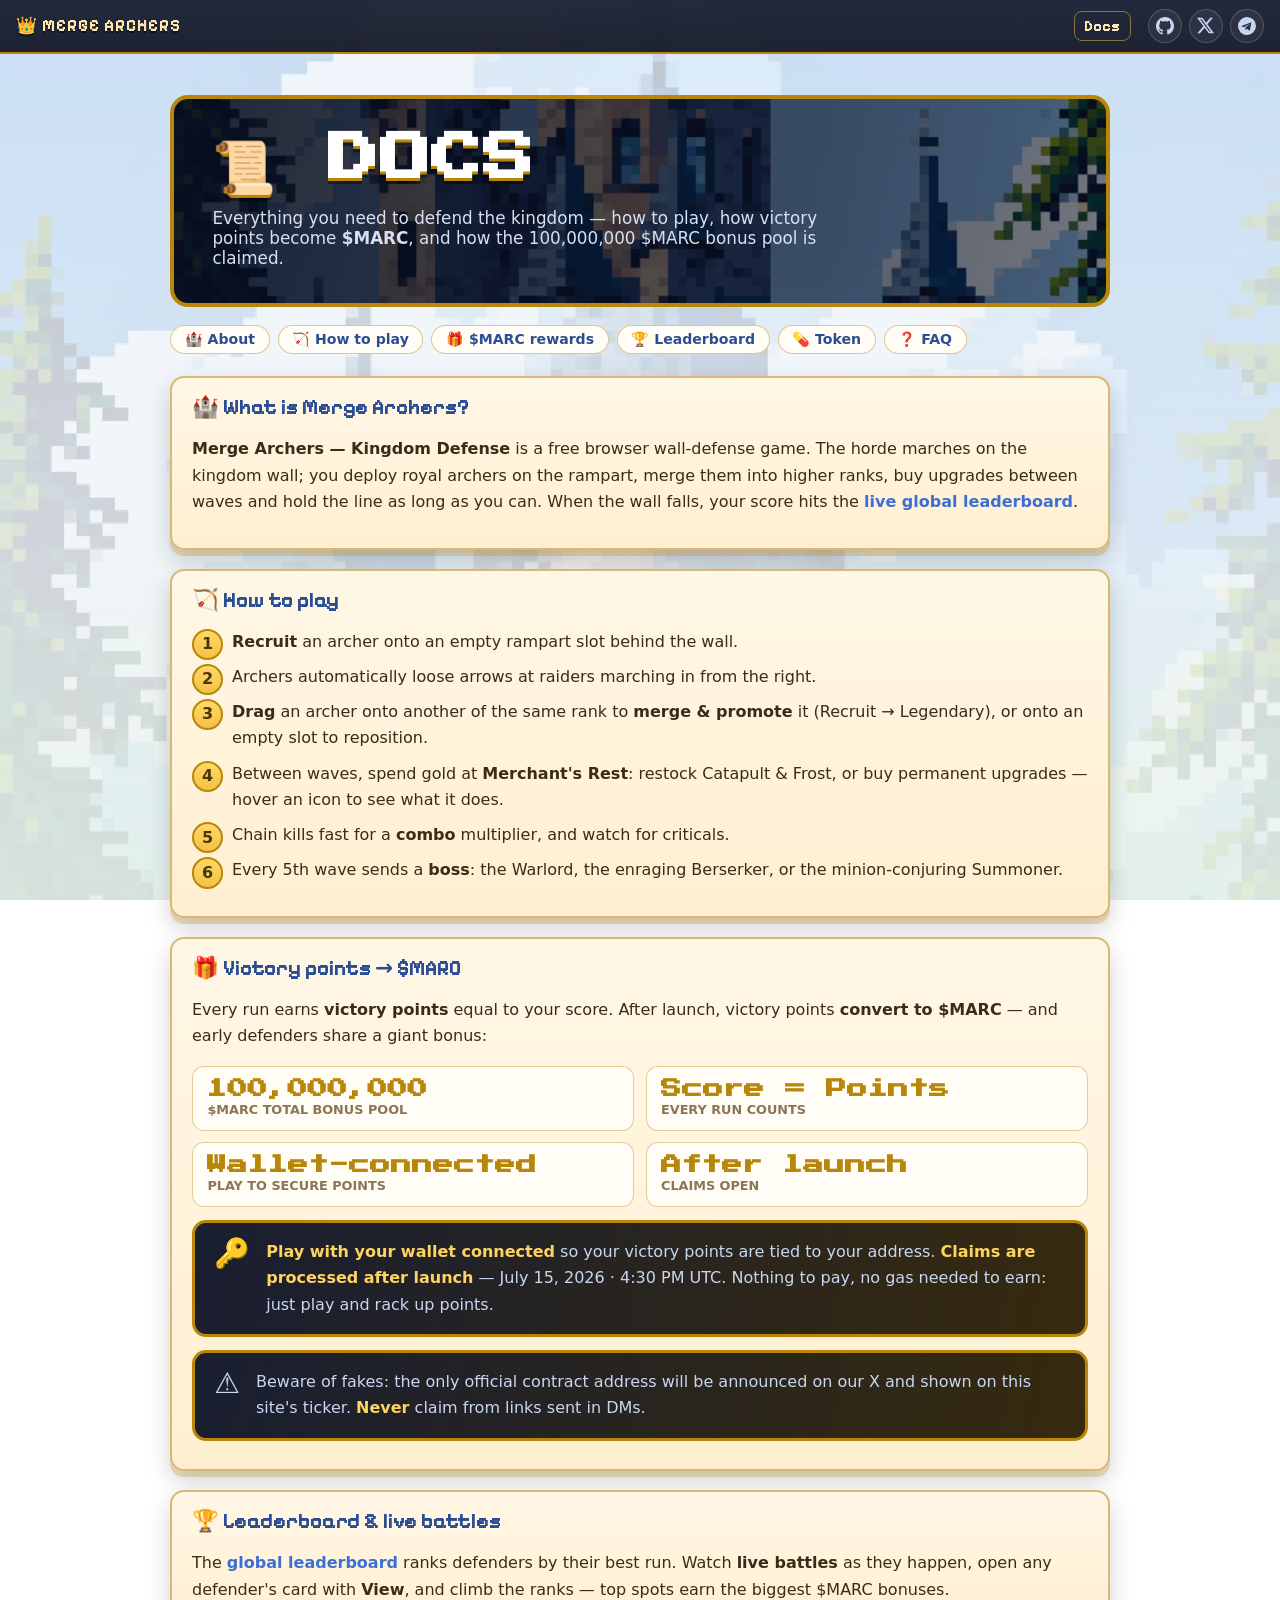
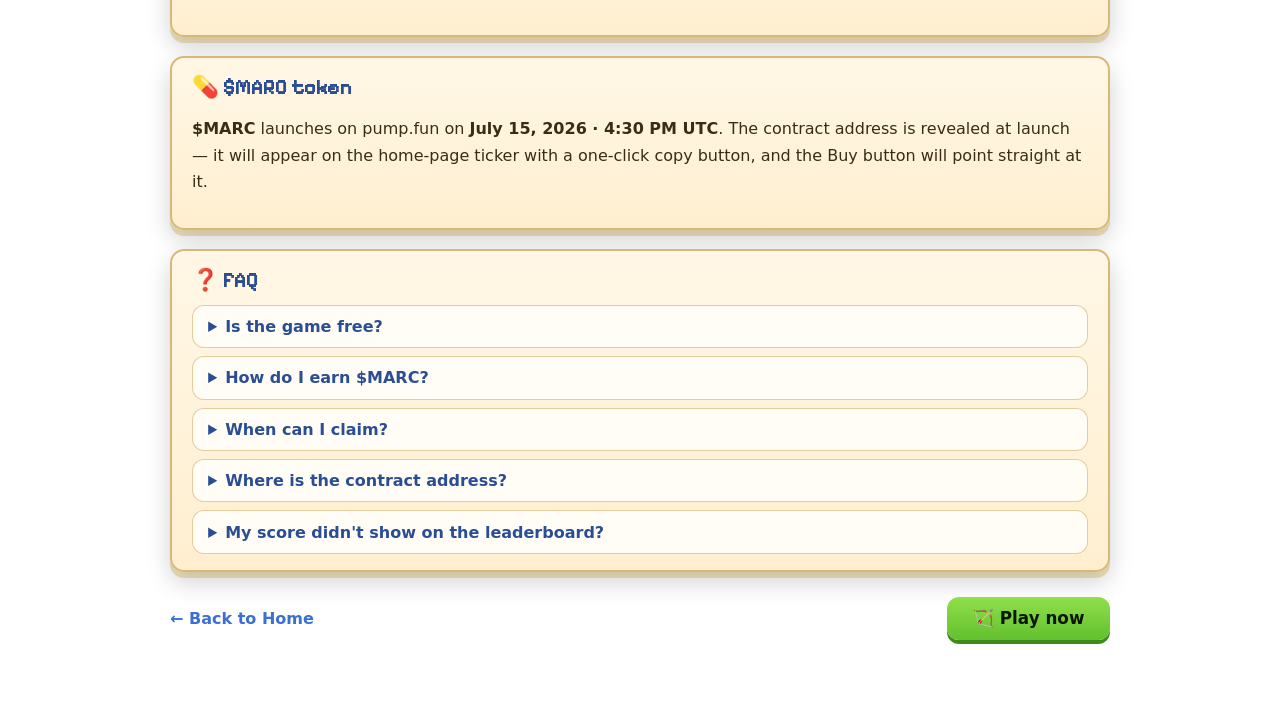
<file: docs/index.html>
<!DOCTYPE html><html lang="en" class="__variable_6d0c14 __variable_9a4aa5"><head><meta charSet="utf-8"/><script src="/config.js"></script><script src="/config-apply.js" defer></script><script src="/custom-game.js"></script><meta name="viewport" content="width=device-width, initial-scale=1"/><link rel="icon" href="/favicon.ico" sizes="48x48"/><link rel="icon" type="image/png" sizes="32x32" href="/favicon-32.png"/><link rel="apple-touch-icon" href="/apple-touch-icon.png"/><link rel="preload" href="/_next/static/media/c565b14407d34fed-s.p.woff2" as="font" crossorigin="" type="font/woff2"/><link rel="preload" href="/_next/static/media/db234bd00cda6a96-s.p.woff2" as="font" crossorigin="" type="font/woff2"/><link rel="stylesheet" href="/_next/static/css/cbc669882b9edeae.css" data-precedence="next"/><title>Merge Archers — Docs</title><meta name="description" content="Everything about Merge Archers: how to play, victory points, the 100M $MARC bonus pool, wallet play and claims."/><meta property="og:title" content="Merge Archers — Docs"/><meta property="og:image" content="https://mergearcher.xyz/assets/bg/castle.png"/><meta property="og:type" content="website"/><meta name="twitter:card" content="summary_large_image"/><link rel="stylesheet" href="/custom.css"/>
<style>
.dc-page{max-width:min(980px,94vw)}
.dc-hero{position:relative;border-radius:18px;overflow:hidden;border:4px solid var(--gold-deep);margin-top:.6rem;padding:2.2rem 2.4rem;background:linear-gradient(100deg,rgba(8,14,32,.9),rgba(8,14,32,.55)),url(/assets/bg/castle.png) center 30%/cover}
.dc-hero h1{margin:0;font-family:var(--font-pixel-title),monospace;color:#fff;font-size:clamp(2rem,5vw,3.2rem);text-shadow:0 3px 0 #b8860b,0 6px 0 rgba(0,0,0,.4)}
.dc-hero p{margin:.6rem 0 0;color:#d8dff0;font-size:1.05rem;max-width:620px}
.dc-toc{display:flex;flex-wrap:wrap;gap:.5rem;margin:1.1rem 0 1.4rem}
.dc-toc a{font-weight:800;font-size:.88rem;color:#2a4d94;background:#fffdf5;border:1.5px solid rgba(217,184,119,.8);border-radius:999px;padding:.35rem .85rem;text-decoration:none}
.dc-toc a:hover{background:#ffefd0}
.dc-sec{margin-top:1.2rem}
.dc-sec .panel h2{display:flex;align-items:center;gap:.5rem}
.dc-sec p, .dc-sec li{line-height:1.65;font-size:1rem}
.dc-callout{display:flex;gap:1rem;align-items:flex-start;background:linear-gradient(100deg,rgba(16,22,42,.96),rgba(46,34,6,.96));border:3px solid var(--gold-deep);border-radius:14px;padding:1rem 1.2rem;color:#c9d6f2;margin:.8rem 0}
.dc-callout .ico{font-size:1.8rem;line-height:1;flex:none}
.dc-callout b{color:#ffd45e}
.dc-callout p{margin:0;color:#c9d6f2}
.dc-steps{counter-reset:s;list-style:none;padding:0;display:grid;gap:.55rem}
.dc-steps li{position:relative;padding-left:2.5rem}
.dc-steps li:before{counter-increment:s;content:counter(s);position:absolute;left:0;top:0;width:1.7rem;height:1.7rem;display:grid;place-items:center;background:linear-gradient(180deg,#ffd968,var(--gold));color:#4a3608;border:2px solid var(--gold-deep);border-radius:50%;font-weight:900}
.dc-grid{display:grid;grid-template-columns:1fr 1fr;gap:.7rem;margin-top:.6rem}
.dc-cell{background:#fffdf5;border:1.5px solid rgba(217,184,119,.7);border-radius:12px;padding:.75rem .9rem}
.dc-cell b{display:block;font-family:var(--font-pixel-title),monospace;font-size:1.25rem;color:#b8860b}
.dc-cell span{font-size:.8rem;color:var(--muted);font-weight:700}
.dc-faq details{background:#fffdf5;border:1.5px solid rgba(217,184,119,.7);border-radius:12px;padding:.7rem .95rem;margin-top:.5rem}
.dc-faq summary{font-weight:900;color:#2a4d94;cursor:pointer}
.dc-faq p{margin:.5rem 0 0}
.dc-foot{margin:1.6rem 0 .6rem;display:flex;justify-content:space-between;gap:1rem;flex-wrap:wrap}
.dc-cta{border:none;border-radius:12px;padding:.7rem 1.6rem;font-weight:900;font-size:1.05rem;cursor:pointer;color:#0b1508;background:linear-gradient(#8fe04a,#63c02f);box-shadow:0 4px 0 #3f8a1c;text-decoration:none;display:inline-flex;align-items:center;gap:.4rem}
.dc-back{color:var(--accent);font-weight:800;text-decoration:none;align-self:center}
@media (max-width:720px){.dc-grid{grid-template-columns:1fr}}
</style>
</head><body><div hidden=""></div><header class="navbar"><a class="nav-brand" href="/">👑 <span>MERGE ARCHERS</span></a><nav class="nav-links" aria-label="Social links"><a href="https://github.com/MergeArcher/merge-archers" target="_blank" rel="noopener noreferrer" class="nav-icon" aria-label="GitHub" title="GitHub"><svg viewBox="0 0 16 16" width="18" height="18" fill="currentColor" aria-hidden="true"><path d="M8 0C3.58 0 0 3.58 0 8c0 3.54 2.29 6.53 5.47 7.59.4.07.55-.17.55-.38 0-.19-.01-.82-.01-1.49-2.01.37-2.53-.49-2.69-.94-.09-.23-.48-.94-.82-1.13-.28-.15-.68-.52-.01-.53.63-.01 1.08.58 1.23.82.72 1.21 1.87.87 2.33.66.07-.52.28-.87.51-1.07-1.78-.2-3.64-.89-3.64-3.95 0-.87.31-1.59.82-2.15-.08-.2-.36-1.02.08-2.12 0 0 .67-.21 2.2.82.64-.18 1.32-.27 2-.27s1.36.09 2 .27c1.53-1.04 2.2-.82 2.2-.82.44 1.1.16 1.92.08 2.12.51.56.82 1.27.82 2.15 0 3.07-1.87 3.75-3.65 3.95.29.25.54.73.54 1.48 0 1.07-.01 1.93-.01 2.2 0 .21.15.46.55.38A8.01 8.01 0 0 0 16 8c0-4.42-3.58-8-8-8Z"></path></svg></a><a href="https://x.com/Mergearchers" target="_blank" rel="noopener noreferrer" class="nav-icon" aria-label="X (Twitter)" title="X"><svg viewBox="0 0 24 24" width="17" height="17" fill="currentColor" aria-hidden="true"><path d="M18.9 1.15h3.68l-8.04 9.19L24 22.85h-7.41l-5.8-7.58-6.64 7.58H.47l8.6-9.83L0 1.15h7.59l5.24 6.93 6.07-6.93Zm-1.29 19.5h2.04L6.49 3.24H4.3l13.31 17.41Z"></path></svg></a><a href="https://t.me/drum_boy123" target="_blank" rel="noopener noreferrer" class="nav-icon" aria-label="Telegram" title="Telegram"><svg viewBox="0 0 24 24" width="18" height="18" fill="currentColor" aria-hidden="true"><path d="M11.94 0A12 12 0 1 0 24 12 12 12 0 0 0 11.94 0Zm5.87 8.16-1.97 9.3c-.15.66-.54.82-1.1.51l-3-2.21-1.45 1.4a.76.76 0 0 1-.6.29l.21-3.05 5.56-5.02c.24-.21-.05-.33-.37-.12l-6.87 4.33-2.96-.93c-.64-.2-.66-.64.14-.95l11.57-4.46c.53-.19 1 .13.84.91Z"></path></svg></a></nav></header>

<main class="shell dc-page">
  <div class="dc-hero">
    <h1>📜 DOCS</h1>
    <p>Everything you need to defend the kingdom — how to play, how victory points become <b>$MARC</b>, and how the 100,000,000 $MARC bonus pool is claimed.</p>
  </div>

  <nav class="dc-toc" aria-label="Contents">
    <a href="#about">🏰 About</a>
    <a href="#how">🏹 How to play</a>
    <a href="#rewards">🎁 $MARC rewards</a>
    <a href="#leaderboard">🏆 Leaderboard</a>
    <a href="#token">💊 Token</a>
    <a href="#faq">❓ FAQ</a>
  </nav>

  <section class="dc-sec" id="about"><section class="panel">
    <h2>🏰 What is Merge Archers?</h2>
    <p><b>Merge Archers — Kingdom Defense</b> is a free browser wall-defense game. The horde marches on the kingdom wall; you deploy royal archers on the rampart, merge them into higher ranks, buy upgrades between waves and hold the line as long as you can. When the wall falls, your score hits the <a href="/leaderboard/">live global leaderboard</a>.</p>
  </section></section>

  <section class="dc-sec" id="how"><section class="panel">
    <h2>🏹 How to play</h2>
    <ol class="dc-steps">
      <li><b>Recruit</b> an archer onto an empty rampart slot behind the wall.</li>
      <li>Archers automatically loose arrows at raiders marching in from the right.</li>
      <li><b>Drag</b> an archer onto another of the same rank to <b>merge &amp; promote</b> it (Recruit → Legendary), or onto an empty slot to reposition.</li>
      <li>Between waves, spend gold at <b>Merchant's Rest</b>: restock Catapult &amp; Frost, or buy permanent upgrades — hover an icon to see what it does.</li>
      <li>Chain kills fast for a <b>combo</b> multiplier, and watch for criticals.</li>
      <li>Every 5th wave sends a <b>boss</b>: the Warlord, the enraging Berserker, or the minion-conjuring Summoner.</li>
    </ol>
  </section></section>

  <section class="dc-sec" id="rewards"><section class="panel">
    <h2>🎁 Victory points → $MARC</h2>
    <p>Every run earns <b>victory points</b> equal to your score. After launch, victory points <b>convert to $MARC</b> — and early defenders share a giant bonus:</p>
    <div class="dc-grid">
      <div class="dc-cell"><b>100,000,000</b><span>$MARC TOTAL BONUS POOL</span></div>
      <div class="dc-cell"><b>Score = Points</b><span>EVERY RUN COUNTS</span></div>
      <div class="dc-cell"><b>Wallet-connected</b><span>PLAY TO SECURE POINTS</span></div>
      <div class="dc-cell"><b>After launch</b><span>CLAIMS OPEN</span></div>
    </div>
    <div class="dc-callout"><span class="ico">🔑</span><p><b>Play with your wallet connected</b> so your victory points are tied to your address. <b>Claims are processed after launch</b> — July 15, 2026 · 4:30 PM UTC. Nothing to pay, no gas needed to earn: just play and rack up points.</p></div>
    <div class="dc-callout"><span class="ico">⚠️</span><p>Beware of fakes: the only official contract address will be announced on our X and shown on this site's ticker. <b>Never</b> claim from links sent in DMs.</p></div>
  </section></section>

  <section class="dc-sec" id="leaderboard"><section class="panel">
    <h2>🏆 Leaderboard &amp; live battles</h2>
    <p>The <a href="/leaderboard/">global leaderboard</a> ranks defenders by their best run. Watch <b>live battles</b> as they happen, open any defender's card with <b>View</b>, and climb the ranks — top spots earn the biggest $MARC bonuses.</p>
  </section></section>

  <section class="dc-sec" id="token"><section class="panel">
    <h2>💊 $MARC token</h2>
    <p><b>$MARC</b> launches on pump.fun on <b>July 15, 2026 · 4:30 PM UTC</b>. The contract address is revealed at launch — it will appear on the home-page ticker with a one-click copy button, and the Buy button will point straight at it.</p>
  </section></section>

  <section class="dc-sec dc-faq" id="faq"><section class="panel">
    <h2>❓ FAQ</h2>
    <details><summary>Is the game free?</summary><p>Yes — free to play in the browser, no download, no signup. Just pick a name and defend.</p></details>
    <details><summary>How do I earn $MARC?</summary><p>Play. Your score each run = victory points. After launch, points convert to $MARC and the 100,000,000 $MARC bonus pool is distributed — play wallet-connected so your points are secured to your address.</p></details>
    <details><summary>When can I claim?</summary><p>Claims open after launch (July 15, 2026 · 4:30 PM UTC). Announcements go out on X and Telegram.</p></details>
    <details><summary>Where is the contract address?</summary><p>Revealed at launch on the home-page ticker and our official X. Anything else is fake.</p></details>
    <details><summary>My score didn't show on the leaderboard?</summary><p>Scores post the moment your wall falls. Finish the run and check the <a href="/leaderboard/">global leaderboard</a>.</p></details>
  </section></section>

  <div class="dc-foot">
    <a class="dc-back" href="/">← Back to Home</a>
    <a class="dc-cta" href="/play/">🏹 Play now</a>
  </div>
</main>
</body></html>
</file>
<file: _next/static/css/cbc669882b9edeae.css>
:root{--bg:#a7dbf5;--panel:#fff7e6;--panel-2:#ffefd0;--border:#d9b877;--text:#3a2c17;--muted:#8a7654;--accent:#3b6fd4;--accent-2:#e5484d;--gold:#f4c145;--gold-deep:#b8860b;--stone:#9aa3ad}*{box-sizing:border-box}body,html{margin:0;padding:0;color:var(--text);font-family:ui-sans-serif,system-ui,-apple-system,Segoe UI,Roboto,sans-serif;min-height:100vh}body:before{background:url(/assets/bg/castle.png) top/cover no-repeat;image-rendering:pixelated}body:after,body:before{content:"";position:fixed;inset:0;z-index:-1}body:after{background:linear-gradient(180deg,rgba(238,244,252,.78),rgba(240,245,250,.86) 55%,rgba(233,243,235,.92))}a{color:var(--accent);text-decoration:none;font-weight:700}a:hover{text-decoration:underline}.shell{max-width:960px;margin:0 auto;padding:2rem 1.25rem 4rem}h1{font-family:var(--font-pixel-ui),ui-sans-serif,system-ui,sans-serif;font-size:2.3rem;margin:0 0 .35rem;color:#2a4d94;text-shadow:0 2px 0 #fff,0 3px 6px rgba(0,0,0,.15);letter-spacing:.5px}.muted{color:var(--muted)}.small{font-size:.8rem}.grid{display:grid;grid-gap:1rem;gap:1rem;grid-template-columns:1fr 1fr}@media (max-width:720px){.grid{grid-template-columns:1fr}}.panel{background:linear-gradient(180deg,var(--panel),var(--panel-2));border:2px solid var(--border);border-radius:14px;padding:1rem 1.25rem;box-shadow:0 6px 0 rgba(184,134,11,.25),0 10px 24px rgba(0,0,0,.18)}.panel h2{margin:0 0 .75rem;font-size:1.35rem;color:#2a4d94;font-family:var(--font-pixel-ui),ui-sans-serif,system-ui,sans-serif}.row{display:flex;gap:.5rem;flex-wrap:wrap;align-items:center}button,input{font:inherit;border-radius:10px;border:2px solid var(--border);padding:.65rem .9rem}input{background:#fffdf5;color:var(--text)}input::placeholder{color:#b3a279}button{background:linear-gradient(180deg,#ffd968,var(--gold));color:#4a3608;border-color:var(--gold-deep);font-family:var(--font-pixel-ui),ui-sans-serif,system-ui,sans-serif;font-weight:700;font-size:1.05rem;letter-spacing:.3px;cursor:pointer;box-shadow:0 4px 0 var(--gold-deep);text-shadow:0 1px 0 rgba(255,255,255,.4)}button:hover:not(:disabled){filter:brightness(1.05)}button:active:not(:disabled){transform:translateY(2px);box-shadow:0 2px 0 var(--gold-deep)}button:disabled{opacity:.5;cursor:not-allowed;box-shadow:none}.tap-btn{width:100%;padding:3rem 1rem;font-size:1.5rem;background:var(--accent-2);color:#fff;border:none}.tap-btn:active{transform:scale(.98)}.leaderboard,.scoreboard{list-style:none;margin:0;padding:0;display:flex;flex-direction:column;gap:.4rem}.leaderboard li,.scoreboard li{display:flex;align-items:center;gap:.75rem;padding:.5rem .65rem;border-radius:8px;background:#fffdf5;border:1px solid rgba(217,184,119,.6)}.scoreboard li.me{outline:2px solid var(--accent)}.leaderboard li:first-child{background:linear-gradient(180deg,#fff3c4,#ffe9a8);border-color:var(--gold-deep)}.leaderboard .name,.scoreboard .name{flex:1 1;min-width:0;overflow:hidden;text-overflow:ellipsis;white-space:nowrap}.leaderboard li .small{white-space:nowrap}.best,.score{font-weight:800;font-feature-settings:"tnum";font-variant-numeric:tabular-nums}.leaderboard .rank{width:2rem;color:var(--muted);font-weight:700}.how{margin:0;padding-left:1.1rem;display:grid;grid-gap:.4rem;gap:.4rem;color:var(--muted)}.how strong{color:var(--text)}.game-layout{display:grid;grid-template-columns:minmax(0,1fr) 260px;grid-gap:1rem;gap:1rem;margin-top:1rem;align-items:start}@media (max-width:980px){.game-layout{grid-template-columns:1fr}}.game{display:grid;grid-gap:.5rem;gap:.5rem}.game-stage{position:relative;width:100%;border-radius:14px;overflow:hidden;border:4px solid var(--gold-deep);box-shadow:0 10px 30px rgba(0,0,0,.35);-webkit-user-select:none;-moz-user-select:none;user-select:none}.board{display:block;width:100%;height:100%;cursor:pointer;touch-action:none}.pill{display:inline-flex;align-items:center;gap:.35rem;background:rgba(16,18,24,.82);border:1.5px solid rgba(255,255,255,.12);border-radius:999px;padding:.35rem .8rem;font-weight:800;font-size:clamp(.7rem,1.7vw,.95rem);color:#fff;font-feature-settings:"tnum";font-variant-numeric:tabular-nums;line-height:1;white-space:nowrap}.pill.coins{border-color:rgba(244,201,93,.5)}.pill.timer{border-color:rgba(255,229,102,.6)}.pill.skull{border-color:rgba(255,92,138,.45)}.hud-top{position:absolute;top:0;left:0;right:0;display:flex;align-items:center;justify-content:space-between;padding:clamp(.5rem,1.6vw,1rem);pointer-events:none}.hud-top .pill{pointer-events:auto}.hud-top .timer{position:absolute;left:50%;transform:translateX(-50%)}.hud-left,.hud-right{display:flex;gap:.4rem}.pill.score{border-color:rgba(140,224,74,.5)}.pill.combo{border-color:rgba(255,158,61,.7);color:#ffce7a;animation:combo-pulse .5s ease infinite alternate}@keyframes combo-pulse{0%{transform:scale(1)}to{transform:scale(1.08)}}.boss-bar{position:absolute;top:clamp(2.9rem,7vw,3.6rem);left:50%;transform:translateX(-50%);width:min(64%,460px);display:grid;grid-gap:3px;gap:3px;pointer-events:none}.boss-name{font-family:var(--font-pixel-ui),system-ui,sans-serif;font-size:clamp(.75rem,1.8vw,.95rem);font-weight:800;color:#ffe1e1;text-align:center;text-shadow:0 2px 3px rgba(0,0,0,.85);letter-spacing:.5px}.boss-hp{height:12px;border-radius:999px;background:rgba(10,6,6,.75);border:1.5px solid rgba(255,120,120,.55);overflow:hidden}.boss-hp>div{height:100%;background:linear-gradient(180deg,#ff7b6b,#d92b2b);transition:width .15s linear}.boss-bar.enraged .boss-hp>div{background:linear-gradient(180deg,#ffb35c,#ff4d1c);animation:enrage-flash .35s linear infinite alternate}@keyframes enrage-flash{0%{filter:brightness(1)}to{filter:brightness(1.5)}}.wave-banner{position:absolute;top:34%;left:0;right:0;display:grid;place-items:center;grid-gap:.15rem;gap:.15rem;padding:.7rem 0;background:linear-gradient(90deg,transparent,rgba(12,18,38,.85) 22%,rgba(12,18,38,.85) 78%,transparent);pointer-events:none;animation:banner-in 2.4s ease forwards}.wave-banner .wb-title{font-family:var(--font-pixel-title),monospace;font-size:clamp(1.2rem,3.6vw,2rem);color:#ffe9b0;letter-spacing:2px;text-shadow:0 3px 0 rgba(0,0,0,.55)}.wave-banner .wb-sub{font-family:var(--font-pixel-ui),system-ui,sans-serif;font-size:clamp(.75rem,1.9vw,1rem);color:#c9d6f2;text-shadow:0 1px 2px rgba(0,0,0,.7)}.wave-banner.boss{background:linear-gradient(90deg,transparent,rgba(64,8,8,.9) 22%,rgba(64,8,8,.9) 78%,transparent)}.wave-banner.boss .wb-title{color:#ff8d7a;animation:boss-title .4s linear infinite alternate}@keyframes boss-title{0%{text-shadow:0 3px 0 rgba(0,0,0,.55),0 0 14px rgba(255,60,30,.4)}to{text-shadow:0 3px 0 rgba(0,0,0,.55),0 0 26px rgba(255,90,40,.9)}}@keyframes banner-in{0%{opacity:0;transform:translateX(-40px) scaleY(.6)}10%{opacity:1;transform:translateX(0) scaleY(1)}82%{opacity:1}to{opacity:0;transform:translateX(26px)}}.cmd-bar{display:flex;align-items:center;gap:.5rem;margin-top:.6rem;padding:.6rem .7rem;background:linear-gradient(180deg,#efe0bf,#e4cf9f);border:2px solid var(--border);border-radius:14px;box-shadow:0 5px 0 rgba(184,134,11,.25),0 8px 18px rgba(0,0,0,.16)}.cmd-spacer{flex:1 1}.recruit,.wall-btn{display:inline-flex;align-items:center;gap:.5rem;border-radius:12px;border:none;padding:.55rem .95rem;font-weight:800;cursor:pointer;color:#0b1508;line-height:1.05;white-space:nowrap}.recruit{background:linear-gradient(#8fe04a,#63c02f);box-shadow:0 4px 0 #3f8a1c}.recruit:active:not(:disabled),.wall-btn:active:not(:disabled){transform:translateY(2px)}.cmd-bar .ra-icon{font-size:1.4rem;line-height:1}.cmd-bar .ra-text{display:grid;text-align:left;white-space:nowrap}.recruit small,.wall-btn small{font-weight:700;opacity:.85;font-size:.72rem}.wall-btn{background:linear-gradient(#d6d9e0,#9aa0ad);box-shadow:0 4px 0 #6b7180;color:#1a1d24}.recruit:disabled,.wall-btn:disabled{filter:grayscale(.5) brightness(.85);box-shadow:none;cursor:not-allowed;opacity:.75}.card{position:relative;width:clamp(48px,8vw,66px);height:clamp(48px,8vw,66px);border-radius:12px;border:2px solid #caa53a;background:linear-gradient(#ffd45e,#f0a93a);cursor:pointer;display:grid;place-items:center;box-shadow:0 4px 0 #b07d21}.card .card-icon{font-size:clamp(1.2rem,3vw,1.9rem);line-height:1}.card .card-count{position:absolute;bottom:-9px;left:50%;transform:translateX(-50%);background:#5a3d13;color:#ffe9b0;font-size:.68rem;font-weight:800;padding:.05rem .4rem;border-radius:999px;white-space:nowrap}.card:disabled{filter:grayscale(.7) brightness(.75);cursor:not-allowed;box-shadow:none}.card.active{outline:3px solid #7fdfff}.stage-note{position:absolute;top:18%;left:50%;transform:translateX(-50%);background:rgba(11,15,26,.88);border:1px solid var(--border);border-radius:999px;padding:.4rem 1rem;font-size:.95rem;font-weight:700}.overlay{position:absolute;inset:0;display:grid;place-content:center;text-align:center;grid-gap:.5rem;gap:.5rem;background:rgba(11,15,26,.9);color:#eef2fb;line-height:1.4;padding:1rem}.overlay h2{margin:0;font-family:var(--font-pixel-ui),system-ui,sans-serif;color:#ffd45e;font-size:clamp(1.4rem,4vw,2.1rem);text-shadow:0 3px 0 rgba(0,0,0,.5)}.overlay button{justify-self:center;margin-top:.5rem}.overlay .muted{color:#9aa7c4}.go-stats{justify-self:center;min-width:min(320px,72vw);display:grid;grid-gap:.3rem;gap:.3rem;margin:.4rem 0}.go-row{display:flex;justify-content:space-between;gap:2rem;padding:.3rem .8rem;border-radius:8px;background:rgba(255,255,255,.06);font-size:.95rem}.go-row span{color:#aab6d4}.go-row.total{background:rgba(255,212,94,.12);border:1px solid rgba(255,212,94,.4);font-size:1.1rem}.go-row.total strong{color:#ffd45e}.new-best{justify-self:center;font-family:var(--font-pixel-ui),system-ui,sans-serif;font-weight:800;color:#ffe566;background:rgba(255,212,94,.14);border:1.5px solid rgba(255,212,94,.6);border-radius:999px;padding:.3rem 1rem;animation:best-pop .45s cubic-bezier(.34,1.56,.64,1),combo-pulse .7s ease .5s infinite alternate}@keyframes best-pop{0%{transform:scale(.4);opacity:0}to{transform:scale(1);opacity:1}}.go-rank{margin:0;color:#c9d6f2}.go-rank strong{color:#8ce04a}.hint{margin:0;text-align:center}.stage-note.cleared{background:linear-gradient(180deg,rgba(63,138,28,.95),rgba(45,105,20,.95));border-color:#2d6914;color:#eaffd8;animation:cleared-pop .3s ease}@keyframes cleared-pop{0%{transform:translateX(-50%) scale(.9);opacity:0}to{transform:translateX(-50%) scale(1);opacity:1}}.shop{background:linear-gradient(180deg,var(--panel),var(--panel-2));border:2px solid var(--border);border-radius:14px;padding:.85rem 1rem;box-shadow:0 6px 0 rgba(184,134,11,.25),0 10px 24px rgba(0,0,0,.18);opacity:.7;transition:opacity .2s ease,box-shadow .2s ease,border-color .2s ease}.shop.open{opacity:1;border-color:var(--gold-deep);box-shadow:0 6px 0 var(--gold-deep),0 12px 28px rgba(0,0,0,.28)}.shop-head{display:flex;align-items:center;justify-content:space-between;flex-wrap:wrap;gap:.5rem;margin-bottom:.7rem}.shop-title{font-family:var(--font-pixel-ui),ui-sans-serif,system-ui,sans-serif;font-size:1.15rem;color:#2a4d94}.shop-treasury{font-weight:800;background:rgba(16,18,24,.82);color:var(--gold);border-radius:999px;padding:.3rem .75rem;font-feature-settings:"tnum";font-variant-numeric:tabular-nums;white-space:nowrap}.shop-locked{font-size:.82rem;color:var(--muted);font-style:italic;white-space:nowrap}.shop-label{margin:.9rem 0 .4rem;font-family:var(--font-pixel-ui),ui-sans-serif,system-ui,sans-serif;font-size:.82rem;letter-spacing:.5px;text-transform:uppercase;color:var(--gold-deep);display:flex;align-items:center;gap:.5rem}.shop-label:after{content:"";flex:1 1;height:2px;background:repeating-linear-gradient(90deg,rgba(184,134,11,.35) 0 6px,transparent 6px 10px)}.shop-items{display:grid;grid-template-columns:1fr 1fr;grid-gap:.6rem;gap:.6rem}.shop-item{display:flex;align-items:center;gap:.6rem;background:#fffdf5;border:1.5px solid rgba(217,184,119,.7);border-radius:10px;padding:.55rem .65rem}.shop-ico{flex:none;width:2.5rem;height:2.5rem;display:grid;place-items:center;font-size:1.6rem;line-height:1;background:linear-gradient(180deg,#ffe6a8,#ffd45e);border:1.5px solid var(--gold-deep);border-radius:10px;box-shadow:0 2px 0 var(--gold-deep)}.shop-info{display:grid;grid-gap:.06rem;gap:.06rem;flex:1 1;min-width:0}.shop-name{font-weight:800;color:var(--text);font-size:.98rem}.shop-desc{font-size:.74rem;color:var(--muted);line-height:1.2}.shop-owned{font-size:.72rem;color:var(--gold-deep);font-weight:700}.shop-ico.upg{background:linear-gradient(180deg,#bfe0ff,#7fb8ea);border-color:#3b6fd4;box-shadow:0 2px 0 #2a4d94}.lvl-pips{display:inline-flex;gap:3px;margin-top:.15rem}.pip{width:9px;height:9px;border-radius:50%;background:rgba(58,44,23,.16);box-shadow:inset 0 0 0 1px rgba(58,44,23,.2)}.pip.on{background:linear-gradient(180deg,#ffd45e,#f0a93a);box-shadow:inset 0 0 0 1px var(--gold-deep)}.shop-buy{flex:none;min-width:70px;padding:.5rem .7rem;font-size:.9rem;border-radius:9px}.shop-head-right{display:flex;align-items:center;gap:.55rem}.shop-continue{padding:.55rem 1.15rem;font-size:1rem;white-space:nowrap;background:linear-gradient(180deg,#8fe04a,#63c02f);border-color:#3f8a1c;box-shadow:0 4px 0 #3f8a1c;color:#0b1508}.shop-continue:not(:disabled){animation:continue-glow 1s ease infinite alternate}@keyframes continue-glow{0%{box-shadow:0 4px 0 #3f8a1c,0 0 0 rgba(140,224,74,0)}to{box-shadow:0 4px 0 #3f8a1c,0 0 16px rgba(140,224,74,.75)}}.shop-continue:active:not(:disabled){transform:translateY(2px);box-shadow:0 2px 0 #3f8a1c}@media (max-width:560px){.shop-items{grid-template-columns:1fr}.cmd-bar{flex-wrap:wrap}.cmd-spacer{display:none}}.hero{position:relative;border-radius:18px;overflow:hidden;border:4px solid var(--gold-deep);box-shadow:0 14px 40px rgba(0,0,0,.35),inset 0 0 0 2px rgba(255,255,255,.12);min-height:440px;display:flex;align-items:center;background:url(/assets/bg/castle.png) center 15%/cover no-repeat;image-rendering:pixelated}.hero-overlay{position:absolute;inset:0;background:linear-gradient(100deg,rgba(8,14,32,.86),rgba(8,14,32,.62) 40%,rgba(8,14,32,.18) 70%,rgba(8,14,32,.05))}.hero-inner{position:relative;z-index:1;padding:2rem 2.25rem;max-width:640px}.hero-kicker{font-family:var(--font-pixel-ui),system-ui,sans-serif;color:#ffe9b0;margin:0 0 .5rem;font-size:1.05rem;letter-spacing:1px;text-shadow:0 2px 3px rgba(0,0,0,.7)}.hero-title{font-family:var(--font-pixel-title),monospace;color:#fff;margin:0;font-size:clamp(1.9rem,6.5vw,3.4rem);line-height:1.16;letter-spacing:1px;text-shadow:0 3px 0 #b8860b,0 6px 0 rgba(0,0,0,.4),0 0 22px rgba(0,0,0,.55)}.hero-sub{font-family:var(--font-pixel-ui),system-ui,sans-serif;color:#ffd45e;font-size:1.6rem;margin:.6rem 0 1.4rem;text-shadow:0 2px 5px rgba(0,0,0,.7)}.hero-form{display:flex;align-items:center;gap:.6rem;flex-wrap:wrap}.hero-form input{flex:1 1;min-width:180px;padding:.8rem 1rem;font-size:1.05rem;box-shadow:0 4px 14px rgba(0,0,0,.3)}.hero-form button{padding:.8rem 1.4rem;font-size:1.15rem}.archer-avatar{width:72px;height:72px;flex:none;background-image:url(/assets/tiny/archer_idle.png);background-repeat:no-repeat;background-size:600% 100%;background-position:0 50%;image-rendering:pixelated;filter:drop-shadow(0 4px 6px rgba(0,0,0,.6));animation:archer-idle .9s steps(6) infinite}@keyframes archer-idle{to{background-position-x:120%}}.hero-note{margin:.9rem 0 0;color:#d8dff0;font-size:.85rem;letter-spacing:.3px;text-shadow:0 1px 3px rgba(0,0,0,.6)}.hero-desc{margin:1.5rem auto 0;max-width:760px;text-align:center;font-size:1.05rem;line-height:1.6;color:#2f2513;font-weight:500}.feature-grid{margin-top:1.5rem;grid-template-columns:repeat(4,1fr)}@media (max-width:860px){.feature-grid{grid-template-columns:repeat(2,1fr)}}@media (max-width:460px){.feature-grid{grid-template-columns:1fr}}.feature{text-align:center;transition:transform .12s ease,box-shadow .12s ease}.feature:hover{transform:translateY(-3px);box-shadow:0 10px 0 rgba(184,134,11,.25),0 16px 30px rgba(0,0,0,.22)}.feature-ico{font-size:2rem;display:block;margin-bottom:.4rem}.feature h3{margin:0 0 .35rem;color:#2a4d94;font-family:var(--font-pixel-ui),system-ui,sans-serif;font-size:1.15rem}.feature p{margin:0;font-size:.9rem;line-height:1.45}.how-steps{counter-reset:step;padding-left:0;list-style:none;gap:.6rem}.how-steps li{position:relative;padding-left:2.4rem;color:var(--text)}.how-steps li:before{counter-increment:step;content:counter(step);position:absolute;left:0;top:-.1rem;width:1.7rem;height:1.7rem;display:grid;place-items:center;background:linear-gradient(180deg,#ffd968,var(--gold));color:#4a3608;border:2px solid var(--gold-deep);border-radius:50%;font-weight:800;font-size:.9rem}.home-foot{margin-top:1.5rem;text-align:center;font-size:1.05rem}.navbar{position:-webkit-sticky;position:sticky;top:0;z-index:60;display:flex;align-items:center;justify-content:space-between;gap:.75rem;padding:.55rem 1rem;background:linear-gradient(180deg,rgba(20,26,44,.92),rgba(14,18,32,.92));border-bottom:2px solid var(--gold-deep);-webkit-backdrop-filter:blur(6px);backdrop-filter:blur(6px)}.nav-brand{font-family:var(--font-pixel-ui),system-ui,sans-serif;font-weight:800;font-size:1.05rem;color:#ffe9b0;letter-spacing:1px;text-shadow:0 2px 0 rgba(0,0,0,.5);white-space:nowrap}.nav-brand:hover{text-decoration:none;color:#ffd45e}.nav-links{display:flex;align-items:center;gap:.45rem}.nav-doc{font-family:var(--font-pixel-ui),system-ui,sans-serif;font-size:.85rem;color:#c9d6f2;padding:.3rem .6rem;border:1.5px solid rgba(255,255,255,.2);border-radius:999px;white-space:nowrap}.nav-doc:hover{text-decoration:none;border-color:var(--gold);color:#ffe9b0}.nav-icon{width:34px;height:34px;display:grid;place-items:center;color:#c9d6f2;border:1.5px solid rgba(255,255,255,.18);border-radius:50%;background:rgba(255,255,255,.06);transition:transform .12s ease,color .12s ease,border-color .12s ease}.nav-icon:hover{color:#ffd45e;border-color:var(--gold);transform:translateY(-1px);text-decoration:none}.ticker{margin-top:1.1rem;display:flex;align-items:center;justify-content:space-between;flex-wrap:wrap;gap:1rem 1.5rem;padding:1.1rem 1.5rem;background:linear-gradient(180deg,rgba(16,22,42,.96),rgba(10,14,28,.96));border:3px solid var(--gold-deep);border-radius:16px;box-shadow:0 8px 0 rgba(184,134,11,.3),0 12px 30px rgba(0,0,0,.3)}.ticker-left{display:grid;grid-gap:.5rem;gap:.5rem;justify-items:center}.ticker-badge{font-family:var(--font-pixel-title),monospace;font-size:clamp(1.15rem,2.6vw,1.45rem);color:#0b1508;background:linear-gradient(180deg,#ffd968,var(--gold));border:2px solid var(--gold-deep);border-radius:10px;padding:.45rem .85rem;text-shadow:none;box-shadow:0 3px 0 var(--gold-deep)}.ticker-ca{font-family:var(--font-pixel-ui),system-ui,sans-serif;font-size:.85rem;color:#ffe9b0;background:rgba(255,255,255,.07);border:1.5px solid rgba(255,255,255,.18);border-radius:999px;padding:.28rem .75rem;box-shadow:none;cursor:pointer;white-space:nowrap}.ticker-ca code{font-size:.8rem}.ticker-ca.soon{cursor:default;color:#c9d6f2;font-style:italic}.ticker-mid{flex:1 1;min-width:260px;display:grid;grid-gap:.55rem;gap:.55rem;justify-items:center}.ticker-launch{font-family:var(--font-pixel-ui),system-ui,sans-serif;font-size:clamp(.85rem,1.9vw,1rem);color:#c9d6f2;letter-spacing:.4px}.ticker-count{display:flex;gap:.45rem}.tc-seg{min-width:56px;display:grid;justify-items:center;grid-gap:1px;gap:1px;padding:.4rem .5rem .3rem;background:rgba(255,255,255,.06);border:1.5px solid rgba(244,193,69,.4);border-radius:10px;box-shadow:inset 0 2px 6px rgba(0,0,0,.45)}.tc-seg strong{font-family:var(--font-pixel-title),monospace;font-size:clamp(1rem,2.4vw,1.3rem);color:#ffd45e;font-feature-settings:"tnum";font-variant-numeric:tabular-nums;line-height:1.1}.tc-seg small{font-size:.6rem;font-weight:700;letter-spacing:1.5px;text-transform:uppercase;color:#8ea0c4}.ticker-live{font-size:1.2rem;color:#8ce04a;animation:combo-pulse .8s ease infinite alternate}.ticker-buy,.ticker-live{font-family:var(--font-pixel-ui),system-ui,sans-serif;font-weight:800}.ticker-buy{font-size:clamp(1rem,2.2vw,1.15rem);color:#2b0d33;background:linear-gradient(180deg,#7ef2b1,#34d17e);border:2px solid #1d8a4e;border-radius:12px;padding:.75rem 1.25rem;box-shadow:0 4px 0 #1d8a4e,0 0 18px rgba(52,209,126,.35);white-space:nowrap}@media (max-width:760px){.ticker{justify-content:center}}.ticker-buy:hover{text-decoration:none;filter:brightness(1.06)}.ticker-buy:active{transform:translateY(2px);box-shadow:0 1px 0 #1d8a4e}.modal-backdrop{position:fixed;inset:0;z-index:100;display:grid;place-items:center;padding:1rem;background:rgba(8,12,24,.72);-webkit-backdrop-filter:blur(3px);backdrop-filter:blur(3px)}.modal{position:relative;width:min(430px,94vw);display:grid;grid-gap:.7rem;gap:.7rem;padding:1.4rem 1.3rem 1.2rem;background:linear-gradient(180deg,var(--panel),var(--panel-2));border:3px solid var(--gold-deep);border-radius:16px;box-shadow:0 8px 0 rgba(184,134,11,.35),0 24px 60px rgba(0,0,0,.5);animation:best-pop .25s cubic-bezier(.34,1.56,.64,1)}.modal h2{margin:0 0 .2rem;text-align:center;font-family:var(--font-pixel-ui),system-ui,sans-serif;color:#2a4d94;font-size:1.3rem}.modal-close{position:absolute;top:.55rem;right:.55rem;width:32px;height:32px;padding:0;display:grid;place-items:center;font-size:.9rem;border-radius:50%}.choice{display:flex;align-items:center;gap:.7rem;width:100%;text-align:left;padding:.7rem .85rem;border-radius:12px}.choice.phantom{background:linear-gradient(180deg,#b9a6ff,#8c6fe8);border-color:#5b3fb8;box-shadow:0 4px 0 #5b3fb8;color:#201048}.choice.phantom:active:not(:disabled){transform:translateY(2px);box-shadow:0 2px 0 #5b3fb8}.choice-ico{font-size:1.7rem;line-height:1;flex:none}.choice-text{flex:1 1;display:grid;grid-gap:.15rem;gap:.15rem;min-width:0}.choice-text small{font-weight:600;opacity:.8;font-size:.78rem}.choice.guest{background:#fffdf5;border:2px solid var(--border);cursor:default}.choice.guest input{width:100%;padding:.45rem .6rem;font-size:.95rem}.choice.guest button{flex:none;padding:.55rem .85rem;font-size:.95rem}.modal-or{text-align:center;color:var(--muted);font-size:.82rem;letter-spacing:1px}.modal-error{margin:0;text-align:center;color:var(--accent-2);font-size:.85rem;font-weight:700}.audio-controls{position:fixed;top:4.4rem;right:.9rem;z-index:50;display:flex;flex-direction:column;gap:.45rem}.music-toggle{width:46px;height:46px;padding:0;display:grid;place-items:center;font-size:1.3rem;line-height:1;border-radius:50%;background:linear-gradient(180deg,#ffd968,var(--gold));border:2px solid var(--gold-deep);box-shadow:0 4px 0 var(--gold-deep),0 6px 14px rgba(0,0,0,.3)}.music-toggle:active{transform:translateY(2px);box-shadow:0 2px 0 var(--gold-deep)}@media (max-width:720px){.audio-controls{top:auto;bottom:max(.8rem,env(safe-area-inset-bottom));right:.8rem;flex-direction:row;gap:.4rem}.music-toggle{width:40px;height:40px;font-size:1.1rem}}@media (max-width:560px){.archer-avatar{display:none}}@font-face{font-family:Press Start\ 2P;font-style:normal;font-weight:400;font-display:swap;src:url(/_next/static/media/dbbdd2d89d2ef0ef-s.woff2) format("woff2");unicode-range:u+0460-052f,u+1c80-1c8a,u+20b4,u+2de0-2dff,u+a640-a69f,u+fe2e-fe2f}@font-face{font-family:Press Start\ 2P;font-style:normal;font-weight:400;font-display:swap;src:url(/_next/static/media/a06229eb79a83cfc-s.woff2) format("woff2");unicode-range:u+0301,u+0400-045f,u+0490-0491,u+04b0-04b1,u+2116}@font-face{font-family:Press Start\ 2P;font-style:normal;font-weight:400;font-display:swap;src:url(/_next/static/media/c9e224327ce7933e-s.woff2) format("woff2");unicode-range:u+0370-0377,u+037a-037f,u+0384-038a,u+038c,u+038e-03a1,u+03a3-03ff}@font-face{font-family:Press Start\ 2P;font-style:normal;font-weight:400;font-display:swap;src:url(/_next/static/media/d85064eaed4b8683-s.woff2) format("woff2");unicode-range:u+0100-02ba,u+02bd-02c5,u+02c7-02cc,u+02ce-02d7,u+02dd-02ff,u+0304,u+0308,u+0329,u+1d00-1dbf,u+1e00-1e9f,u+1ef2-1eff,u+2020,u+20a0-20ab,u+20ad-20c0,u+2113,u+2c60-2c7f,u+a720-a7ff}@font-face{font-family:Press Start\ 2P;font-style:normal;font-weight:400;font-display:swap;src:url(/_next/static/media/db234bd00cda6a96-s.p.woff2) format("woff2");unicode-range:u+00??,u+0131,u+0152-0153,u+02bb-02bc,u+02c6,u+02da,u+02dc,u+0304,u+0308,u+0329,u+2000-206f,u+20ac,u+2122,u+2191,u+2193,u+2212,u+2215,u+feff,u+fffd}@font-face{font-family:Press Start\ 2P Fallback;src:local("Arial");ascent-override:44.58%;descent-override:0.00%;line-gap-override:0.00%;size-adjust:224.32%}.__className_6d0c14{font-family:Press Start\ 2P,Press Start\ 2P Fallback;font-weight:400;font-style:normal}.__variable_6d0c14{--font-pixel-title:"Press Start 2P","Press Start 2P Fallback"}@font-face{font-family:Pixelify Sans;font-style:normal;font-weight:400 700;font-display:swap;src:url(/_next/static/media/aaf0e744731a46d3-s.woff2) format("woff2");unicode-range:u+0301,u+0400-045f,u+0490-0491,u+04b0-04b1,u+2116}@font-face{font-family:Pixelify Sans;font-style:normal;font-weight:400 700;font-display:swap;src:url(/_next/static/media/9cb204d1bfdb6539-s.woff2) format("woff2");unicode-range:u+0100-02ba,u+02bd-02c5,u+02c7-02cc,u+02ce-02d7,u+02dd-02ff,u+0304,u+0308,u+0329,u+1d00-1dbf,u+1e00-1e9f,u+1ef2-1eff,u+2020,u+20a0-20ab,u+20ad-20c0,u+2113,u+2c60-2c7f,u+a720-a7ff}@font-face{font-family:Pixelify Sans;font-style:normal;font-weight:400 700;font-display:swap;src:url(/_next/static/media/c565b14407d34fed-s.p.woff2) format("woff2");unicode-range:u+00??,u+0131,u+0152-0153,u+02bb-02bc,u+02c6,u+02da,u+02dc,u+0304,u+0308,u+0329,u+2000-206f,u+20ac,u+2122,u+2191,u+2193,u+2212,u+2215,u+feff,u+fffd}@font-face{font-family:Pixelify Sans Fallback;src:local("Arial");ascent-override:81.70%;descent-override:24.87%;line-gap-override:0.00%;size-adjust:112.61%}.__className_9a4aa5{font-family:Pixelify Sans,Pixelify Sans Fallback;font-style:normal}.__variable_9a4aa5{--font-pixel-ui:"Pixelify Sans","Pixelify Sans Fallback"}
</file>
<file: custom.css>
/* =========================================================================
   MERGE ARCHERS — custom layout overrides (full-screen play + landing)
   Loaded AFTER the Next.js stylesheet so it wins. Desktop-only treatments
   are gated behind @media (min-width:1000px); mobile keeps the stock layout.
   ========================================================================= */

/* ---------- shared: let both hero & game pages breathe wider ------------- */
@media (min-width: 1000px) {
  main.shell:has(.hero),
  main.shell:has(.game-layout) {
    max-width: min(1560px, 95vw);
  }
}

/* =========================================================================
   1) LANDING PAGE — hero fills the viewport, everything scaled up
   ========================================================================= */
@media (min-width: 1000px) {
  main.shell:has(.hero) { padding: 1rem 1.5rem 3rem; }

  .hero {
    min-height: min(88vh, 800px) !important;
    align-items: center !important;
    background-size: cover !important;
    background-position: center 20% !important;
  }
  .hero-inner {
    max-width: 820px !important;
    padding: 3.2rem 3.5rem !important;
  }
  .hero-kicker { font-size: 1.35rem !important; margin-bottom: .9rem !important; }
  .hero-title {
    font-size: clamp(3.6rem, 8.5vw, 6.6rem) !important;
    line-height: 1.05 !important;
  }
  .hero-sub { font-size: clamp(1.7rem, 3.2vw, 2.6rem) !important; margin: 1.1rem 0 2rem !important; }
  .hero-form button.hero-play {
    font-size: 1.45rem !important;
    padding: 1.05rem 2.9rem !important;
    border-radius: 14px !important;
  }
  .archer-avatar { transform: scale(1.35); }
  .hero-note { font-size: 1.05rem !important; margin-top: 1.3rem !important; }

  .hero-desc {
    font-size: 1.25rem !important;
    max-width: 900px !important;
    margin-top: 2rem !important;
  }

  .feature-grid { gap: 1.1rem !important; margin-top: 2rem !important; }
  .feature { padding: 1.6rem 1.25rem !important; }
  .feature .feature-ico { font-size: 2.4rem; }
  .feature h3 { font-size: 1.3rem !important; }
  .feature p { font-size: 1rem !important; }

  main.shell:has(.hero) .panel h2 { font-size: 1.6rem !important; }
  .how-steps li { font-size: 1.1rem; padding-left: 2.7rem; }
  .home-foot { font-size: 1.2rem !important; margin-top: 2rem !important; }
}

/* Docs button beside Play (injected by custom-game.js) */
.hero-docs {
  display: inline-flex;
  align-items: center;
  gap: .4rem;
  font-family: var(--font-pixel-ui), system-ui, sans-serif;
  font-weight: 800;
  font-size: 1.25rem;
  color: #ffe9b0;
  background: rgba(10, 14, 28, .68);
  border: 2px solid var(--gold-deep);
  border-radius: 14px;
  padding: .95rem 1.8rem;
  text-decoration: none;
  box-shadow: 0 4px 0 rgba(184, 134, 11, .55);
}
.hero-docs:hover { background: rgba(20, 26, 44, .85); text-decoration: none; filter: brightness(1.1); }
.hero-docs:active { transform: translateY(2px); box-shadow: none; }

/* Docs link in the navbar (injected) */
.nav-docs {
  font-family: var(--font-pixel-ui), system-ui, sans-serif;
  font-weight: 800;
  font-size: .95rem;
  color: #ffe9b0;
  text-decoration: none;
  margin-right: .6rem;
  padding: .3rem .6rem;
  border: 1.5px solid rgba(244, 193, 69, .5);
  border-radius: 8px;
}
.nav-docs:hover { background: rgba(244, 193, 69, .15); text-decoration: none; }

/* $MARC rewards banner (injected under the ticker on home) */
.marc-rewards {
  display: flex;
  align-items: center;
  gap: 1.2rem;
  margin-top: 1.1rem;
  padding: 1.1rem 1.5rem;
  background: linear-gradient(100deg, rgba(16, 22, 42, .96), rgba(46, 34, 6, .96));
  border: 3px solid var(--gold-deep);
  border-radius: 16px;
  box-shadow: 0 8px 24px rgba(0, 0, 0, .25);
}
.marc-rewards .mr-ico { font-size: 2.6rem; line-height: 1; flex: none; }
.marc-rewards .mr-body { min-width: 0; }
.marc-rewards h3 {
  margin: 0 0 .3rem;
  font-family: var(--font-pixel-ui), system-ui, sans-serif;
  color: #ffe9b0;
  font-size: 1.2rem;
}
.marc-rewards h3 span { color: #ffd45e; }
.marc-rewards p { margin: 0; color: #c9d6f2; font-size: .98rem; line-height: 1.55; }
.marc-rewards p b { color: #ffd45e; }
.marc-rewards .mr-cta {
  flex: none;
  font-weight: 900;
  color: #0b1508;
  background: linear-gradient(#ffd968, #f4c145);
  border: 2px solid var(--gold-deep);
  border-radius: 12px;
  padding: .7rem 1.3rem;
  text-decoration: none;
  white-space: nowrap;
  box-shadow: 0 4px 0 var(--gold-deep);
}
.marc-rewards .mr-cta:active { transform: translateY(2px); box-shadow: none; }
@media (max-width: 760px) {
  .marc-rewards { flex-direction: column; text-align: center; }
}

/* =========================================================================
   1b) TICKER — one row: $MARC · CA · countdown · Buy, everything bigger.
       $MARC badge blinks between two golds. When config.js has a real CA
       (html.has-ca, set by custom-game.js) the countdown block disappears
       and the CA pill takes its place, front and center.
   ========================================================================= */
@media (min-width: 1100px) {
  .ticker {
    flex-wrap: nowrap !important;
    gap: 1.2rem !important;
    padding: 1.25rem 1.8rem !important;
  }
  .ticker-left {
    display: flex !important;
    flex-direction: row;
    align-items: center;
    gap: .9rem;
    flex: none;
  }
  .ticker-mid {
    display: flex !important;
    flex-direction: row;
    align-items: center;
    justify-content: center;
    gap: 1rem;
    min-width: 0 !important;
  }
  .ticker-badge { font-size: 1.7rem !important; padding: .5rem 1rem !important; }
  .ticker-ca { font-size: 1.05rem !important; padding: .45rem 1rem !important; }
  .ticker-ca code { font-size: 1rem !important; }
  .ticker-launch { font-size: 1.1rem !important; white-space: nowrap; }
  .tc-seg { min-width: 64px !important; }
  .tc-seg strong { font-size: 1.6rem !important; }
  .tc-seg small { font-size: .68rem !important; }
  .ticker-buy { font-size: 1.25rem !important; padding: .9rem 1.6rem !important; white-space: nowrap; }
}

/* $MARC — alternating golds, yellow only */
@keyframes marc-pulse {
  0%, 49% {
    background: linear-gradient(180deg, #ffd968, #f4c145);
    filter: drop-shadow(0 0 2px rgba(255, 212, 94, .25));
  }
  50%, 100% {
    background: linear-gradient(180deg, #fff3c4, #ffd45e);
    filter: drop-shadow(0 0 12px rgba(255, 212, 94, .9));
  }
}
.ticker-badge { animation: marc-pulse 1.2s infinite; }

/* real CA set → countdown makes way for it */
html.has-ca .ticker-mid { display: none !important; }
html.has-ca .ticker-ca { font-size: 1.15rem !important; }

/* =========================================================================
   2) PLAY PAGE — battlefield keeps its TRUE aspect ratio (custom-game.js
      sizes it), dashboard aligned flush with the leaderboard, and the
      command bar + Merchant's Rest sit in one HUD strip DIRECTLY BELOW
      the game screen. Shop items are macOS-dock style icon tiles: icon +
      price only; name/description pop up on hover.
   ========================================================================= */
@media (min-width: 1000px) {
  main.shell:has(.game-layout) { padding: .6rem 1.4rem .8rem; }

  main.shell:has(.game-layout) > h1 {
    font-size: 1.4rem !important;
    margin: .1rem 0 !important;
  }
  main.shell:has(.game-layout) > p.muted {
    margin: 0 0 .3rem !important;
    font-size: .9rem;
  }

  .game-layout {
    display: grid !important;
    grid-template-columns: minmax(0, 1fr) clamp(280px, 21vw, 340px) !important;
    gap: 1rem !important;
    height: calc(100dvh - 104px);
    margin-top: .25rem !important;
    align-items: start !important;
  }
  .game-layout > .panel { margin: 0 !important; align-self: start; }

  /* game column: stage on top, cmd + shop side by side right below it */
  .game-layout > .game {
    display: grid;
    grid-template-columns: auto minmax(0, 1fr);
    grid-template-areas:
      "stage stage"
      "cmd   shop";
    gap: .7rem .8rem;
    width: fit-content;
    max-width: 100%;
    height: fit-content;
    justify-self: center;
    align-self: start;
  }
  .game-stage { grid-area: stage; max-width: 100%; }
  .game-layout > .game > .hint { display: none; }

  /* command bar — compact 2x2 dark HUD card (leaves more room for the shop) */
  .game-layout > .game > .cmd-bar {
    grid-area: cmd;
    margin: 0 !important;
    align-self: stretch;
    display: grid;
    grid-template-columns: auto auto;
    gap: .5rem .55rem;
    align-content: center;
    justify-content: center;
    background: linear-gradient(180deg, rgba(20,26,44,.92), rgba(14,18,32,.94));
    border-color: var(--gold-deep);
    box-shadow: 0 6px 18px rgba(0,0,0,.3);
  }
  .game-layout > .game > .cmd-bar .cmd-spacer { display: none; }
  .game-layout > .game > .cmd-bar .card { justify-self: center; }

  /* Merchant's Rest — dock of icon tiles, spread across the full strip */
  .game-layout > .game > .shop {
    grid-area: shop;
    min-width: 0;
    display: flex;
    align-items: center;
    flex-wrap: nowrap;
    justify-content: space-evenly;
    gap: .4rem;
    overflow: visible; /* hover tooltips must escape */
    opacity: 1 !important;
    margin: 0 !important;
    padding: .5rem .7rem !important;
    background: linear-gradient(180deg, rgba(20,26,44,.92), rgba(14,18,32,.94));
    border-color: var(--gold-deep);
    box-shadow: 0 6px 18px rgba(0,0,0,.3);
  }

  .game-layout > .game > .shop .shop-head {
    flex: 0 0 auto;
    display: flex;
    flex-direction: column;
    align-items: flex-start;
    gap: .3rem;
    margin: 0 !important;
  }
  .game-layout > .game > .shop .shop-title,
  .game-layout > .game > .shop h2,
  .game-layout > .game > .shop h3 {
    color: #ffe9b0 !important; margin: 0; font-size: .95rem; white-space: nowrap;
  }
  /* no chatter: subtitle hidden, tooltips carry the words */
  .game-layout > .game > .shop .shop-head .muted,
  .game-layout > .game > .shop > .muted,
  .game-layout > .game > .shop .shop-locked { display: none; }
  .game-layout > .game > .shop .shop-label { display: none; }

  /* dissolve the item groups so every tile spreads evenly across the bar */
  .game-layout > .game > .shop .shop-items { display: contents !important; }

  /* --- the dock tile --- */
  .game-layout > .game > .shop .shop-item {
    position: relative;
    flex: 0 0 auto;
    min-width: 0;
    width: 60px;
    display: flex;
    flex-direction: column;
    align-items: center;
    gap: .25rem;
    padding: .4rem .3rem .35rem !important;
    border-radius: 14px;
    background: #fffdf5;
    transition: transform .12s ease, box-shadow .12s ease;
  }
  .game-layout > .game > .shop .shop-item:hover {
    transform: translateY(-4px) scale(1.06);
    box-shadow: 0 8px 18px rgba(0,0,0,.35);
    z-index: 30;
  }
  .game-layout > .game > .shop .shop-ico {
    font-size: 1.55rem;
    line-height: 1;
    width: auto; height: auto;
  }
  .game-layout > .game > .shop .shop-buy {
    min-width: 0 !important;
    padding: .18rem .5rem !important;
    font-size: .72rem !important;
    border-radius: 8px !important;
    white-space: nowrap;
  }

  /* --- hover tooltip: the real name/desc block, floated above the tile --- */
  .game-layout > .game > .shop .shop-info {
    display: none;
    position: absolute;
    bottom: calc(100% + 10px);
    left: 50%;
    transform: translateX(-50%);
    width: 200px;
    padding: .6rem .7rem;
    background: linear-gradient(180deg, rgba(20,26,44,.97), rgba(14,18,32,.97));
    border: 2px solid var(--gold-deep);
    border-radius: 12px;
    box-shadow: 0 10px 26px rgba(0,0,0,.45);
    text-align: center;
    pointer-events: none;
    z-index: 40;
  }
  .game-layout > .game > .shop .shop-item:hover .shop-info { display: block; }
  .game-layout > .game > .shop .shop-info:after {
    content: "";
    position: absolute;
    top: 100%; left: 50%;
    transform: translateX(-50%);
    border: 7px solid transparent;
    border-top-color: var(--gold-deep);
  }
  .game-layout > .game > .shop .shop-info .shop-name {
    color: #ffe9b0; font-weight: 900; font-size: .92rem;
  }
  .game-layout > .game > .shop .shop-info .shop-desc {
    display: block; color: #c9d6f2; font-size: .78rem; margin-top: .15rem;
  }
  .game-layout > .game > .shop .shop-info .muted { color: #c9d6f2 !important; }
  .game-layout > .game > .shop .shop-info .shop-owned { color: #ffd45e; font-size: .75rem; }
}

/* =========================================================================
   3) SPECTATE — live replay overlay. A miniature battle scene built from
      the game's own sprites: archers volley from the wall, raiders march
      in and fall, score ticks. Opened from "Watch" buttons (play sidebar
      + leaderboard live battles). All nodes injected by custom-game.js.
   ========================================================================= */
@keyframes ma-f6 { to { background-position-x: 120%; } }
@keyframes ma-f8 { to { background-position-x: 114.3%; } }
@keyframes ma-arrow {
  0%   { transform: translate(0, 0) rotate(12deg); opacity: 0; }
  8%   { opacity: 1; }
  55%  { transform: translate(46vmin, -3vmin) rotate(22deg); }
  100% { transform: translate(78vmin, 6vmin) rotate(38deg); opacity: 0; }
}
@keyframes ma-pop {
  0% { transform: translateY(0); opacity: 0; }
  15% { opacity: 1; }
  100% { transform: translateY(-46px); opacity: 0; }
}
@keyframes ma-die {
  0% { filter: brightness(2.5) saturate(0); }
  60% { transform: scaleX(-1) translateY(4px) rotate(14deg); opacity: .8; }
  100% { transform: scaleX(-1) translateY(10px) rotate(22deg); opacity: 0; }
}
@keyframes ma-blink { 50% { opacity: .25; } }

.ma-spec {
  position: fixed; inset: 0; z-index: 400;
  display: flex; align-items: center; justify-content: center;
  padding: 1.2rem;
  background: rgba(6, 10, 24, .78);
  backdrop-filter: blur(4px);
}
.ma-card {
  width: min(900px, 94vw);
  background: linear-gradient(180deg, var(--panel), var(--panel-2));
  border: 3px solid var(--gold-deep);
  border-radius: 18px;
  padding: .9rem .9rem .8rem;
  box-shadow: 0 22px 60px rgba(0, 0, 0, .5);
}
.ma-hud {
  display: flex; align-items: center; gap: .8rem;
  padding: .1rem .3rem .6rem;
}
.ma-hud .ma-name {
  font-family: var(--font-pixel-ui), system-ui, sans-serif;
  font-weight: 800; font-size: 1.15rem; color: #2a4d94;
  overflow: hidden; text-overflow: ellipsis; white-space: nowrap;
}
.ma-livebadge {
  display: inline-flex; align-items: center; gap: .35rem;
  background: #3a1420; color: #ff7a8a; border: 1.5px solid #e5484d;
  border-radius: 999px; padding: .2rem .6rem;
  font-weight: 900; font-size: .7rem; letter-spacing: .6px; flex: none;
}
.ma-livebadge i {
  width: 8px; height: 8px; border-radius: 50%; background: #ff5a68;
  animation: ma-blink 1.1s infinite;
}
.ma-hud .ma-stats { margin-left: auto; display: flex; gap: .55rem; }
.ma-hud .ma-pill {
  background: #1d2438; color: #ffd45e; border-radius: 999px;
  padding: .3rem .75rem; font-weight: 800; font-size: .88rem;
  font-variant-numeric: tabular-nums; white-space: nowrap;
}
.ma-hud .ma-x {
  flex: none; border: none; cursor: pointer;
  width: 34px; height: 34px; border-radius: 9px;
  background: #00000018; color: var(--text); font-size: 1.05rem;
}
.ma-scene {
  position: relative; width: 100%; aspect-ratio: 930 / 558;
  border-radius: 12px; overflow: hidden;
  border: 3px solid var(--gold-deep);
  /* the REAL battlefield, captured straight from the game canvas */
  background: url(/assets/bg/spectate-field.png) center / 100% 100% no-repeat;
  image-rendering: pixelated;
  -webkit-user-select: none; user-select: none;
}
.ma-sprite {
  position: absolute; image-rendering: pixelated;
  background-repeat: no-repeat; pointer-events: none;
}
.ma-archer {
  width: 8.5%; aspect-ratio: 1;
  background-image: url(/assets/tiny/archer_attack.png);
  background-size: 800% 100%;
  animation: ma-f8 .95s steps(8) infinite;
}
.ma-arrowd {
  position: absolute; width: 3.2%; aspect-ratio: 1;
  background: url(/assets/tiny/arrow.png) center / contain no-repeat;
  image-rendering: pixelated;
  animation: ma-arrow 1.05s linear forwards;
  pointer-events: none;
}
.ma-raider {
  aspect-ratio: 1;
  background-size: 600% 100%;
  animation: ma-f6 .55s steps(6) infinite;
  transition-property: left;
  transition-timing-function: linear;
  transform: scaleX(-1); /* march toward the wall */
}
.ma-raider.pawn    { width: 8%;  background-image: url(/assets/tiny/red_pawn_run.png); }
.ma-raider.warrior { width: 8%;  background-image: url(/assets/tiny/red_warrior_run.png); }
.ma-raider.lancer  { width: 10%; background-image: url(/assets/tiny/red_lancer_run.png); }
.ma-raider .hp {
  position: absolute; top: 6%; left: 18%; right: 18%; height: 5px;
  background: #3a1420; border-radius: 3px; overflow: hidden;
}
.ma-raider .hp i {
  display: block; height: 100%; width: 80%;
  background: linear-gradient(90deg, #ff5a68, #e5484d);
}
.ma-raider.dead { animation: ma-die .6s ease forwards; }
.ma-raider.dead .hp { display: none; }
.ma-pop {
  position: absolute; z-index: 5;
  font-family: var(--font-pixel-ui), system-ui, sans-serif;
  font-weight: 900; font-size: .95rem; color: #ffe9b0;
  text-shadow: 0 2px 0 #7a5410, 0 0 8px rgba(0, 0, 0, .5);
  animation: ma-pop 1s ease-out forwards; pointer-events: none;
}
.ma-note {
  margin: .55rem .2rem 0; display: flex; justify-content: space-between;
  color: var(--muted); font-size: .78rem;
}


/* "Watch live" box under the play-page leaderboard panel */
.ma-watch { margin-top: .7rem; }
.ma-watch h3 {
  display: flex; align-items: center; gap: .45rem;
  margin: 0 0 .5rem;
  font-family: var(--font-pixel-ui), system-ui, sans-serif;
  color: #2a4d94; font-size: .95rem;
}
.ma-wrow {
  display: grid; grid-template-columns: minmax(0, 1fr) auto auto;
  align-items: center; gap: .5rem;
  background: linear-gradient(180deg, rgba(20,26,44,.95), rgba(14,18,32,.96));
  border: 1.5px solid var(--gold-deep); border-radius: 10px;
  padding: .45rem .6rem; margin-top: .4rem; color: #e8eefc;
}
.ma-wrow .n {
  font-weight: 800; font-size: .85rem; color: #ffe9b0;
  overflow: hidden; text-overflow: ellipsis; white-space: nowrap;
}
.ma-wrow .n small { display: block; color: #8ea0c4; font-weight: 700; font-size: .68rem; }
.ma-wrow .s {
  color: #ffd45e; font-weight: 800; font-size: .85rem;
  font-variant-numeric: tabular-nums; white-space: nowrap;
}
.ma-wrow button {
  border: none; border-radius: 8px; padding: .4rem .7rem;
  font-weight: 800; font-size: .78rem; cursor: pointer;
  color: #2b0d33; background: linear-gradient(180deg, #7ef2b1, #34d17e);
  box-shadow: 0 3px 0 #1d8a4e; white-space: nowrap;
}
.ma-wrow button:active { transform: translateY(2px); box-shadow: none; }

/* clean-shot mode: hide DOM overlays on the stage so the bare battlefield can
   be captured for the spectate backdrop (custom-game.js sets the class on
   #cleanshot). Harmless in normal use. */
html.shot-clean .hud-top,
html.shot-clean .wave-banner,
html.shot-clean .stage-note { display: none !important; }

/* the pixel font renders "5" like "S" — use a clean face for the launch date */
.ticker-launch {
  font-family: ui-sans-serif, system-ui, -apple-system, sans-serif !important;
  font-weight: 800 !important;
  letter-spacing: .2px !important;
}
</file>
